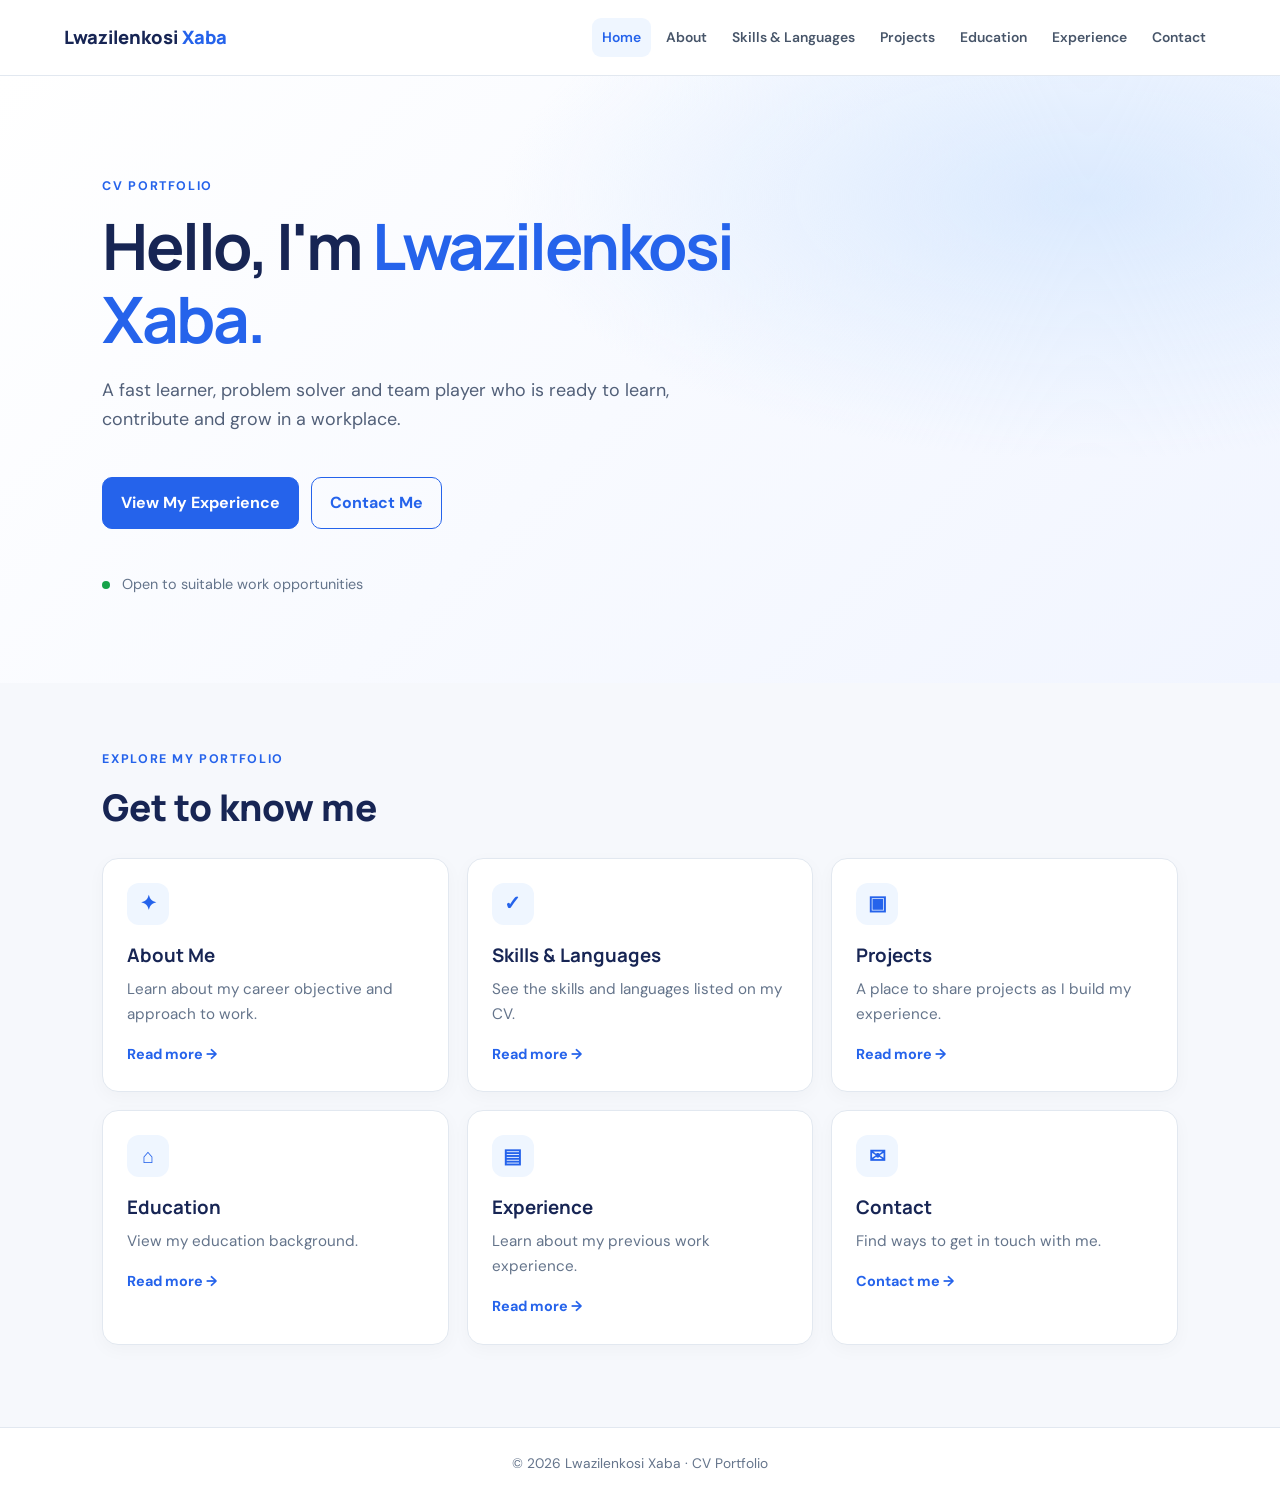
<file: index.html>
<!DOCTYPE html>
<html lang="en">
<head>
  <meta charset="UTF-8">
  <meta name="viewport" content="width=device-width, initial-scale=1.0">
  <meta name="description" content="Lwazilenkosi Xaba's CV portfolio">
  <title>Lwazilenkosi Xaba | Portfolio</title>
  <link rel="stylesheet" href="style.css">
  <script src="script.js" defer></script>
</head>
<body>
  <header class="site-header">
    <a class="brand" href="index.html">Lwazilenkosi <span>Xaba</span></a>
    <button class="menu-toggle" aria-label="Toggle navigation" aria-expanded="false">☰</button>
    <nav class="nav-links" aria-label="Main navigation">
      <a class="active" href="index.html">Home</a>
      <a href="about.html">About</a>
      <a href="skills.html">Skills &amp; Languages</a>
      <a href="projects.html">Projects</a>
      <a href="education.html">Education</a>
      <a href="experience.html">Experience</a>
      <a href="contact.html">Contact</a>
    </nav>
  </header>
  <main>
    <section class="hero">
      <p class="eyebrow">CV PORTFOLIO</p>
      <h1>Hello, I'm <span>Lwazilenkosi Xaba.</span></h1>
      <p class="hero-copy">A fast learner, problem solver and team player who is ready to learn, contribute and grow in a workplace.</p>
      <div class="hero-actions">
        <a class="button" href="experience.html">View My Experience</a>
        <a class="button button-outline" href="contact.html">Contact Me</a>
      </div>
      <div class="hero-note"><span class="dot"></span> Open to suitable work opportunities</div>
    </section>
    <section class="section">
      <p class="eyebrow">EXPLORE MY PORTFOLIO</p>
      <h2>Get to know me</h2>
      <div class="card-grid">
        <a class="card" href="about.html"><span class="card-icon">✦</span><h3>About Me</h3><p>Learn about my career objective and approach to work.</p><span class="card-link">Read more →</span></a>
        <a class="card" href="skills.html"><span class="card-icon">✓</span><h3>Skills &amp; Languages</h3><p>See the skills and languages listed on my CV.</p><span class="card-link">Read more →</span></a>
        <a class="card" href="projects.html"><span class="card-icon">▣</span><h3>Projects</h3><p>A place to share projects as I build my experience.</p><span class="card-link">Read more →</span></a>
        <a class="card" href="education.html"><span class="card-icon">⌂</span><h3>Education</h3><p>View my education background.</p><span class="card-link">Read more →</span></a>
        <a class="card" href="experience.html"><span class="card-icon">▤</span><h3>Experience</h3><p>Learn about my previous work experience.</p><span class="card-link">Read more →</span></a>
        <a class="card" href="contact.html"><span class="card-icon">✉</span><h3>Contact</h3><p>Find ways to get in touch with me.</p><span class="card-link">Contact me →</span></a>
      </div>
    </section>
  </main>
  <footer><p>© <span class="year"></span> Lwazilenkosi Xaba · CV Portfolio</p></footer>
</body>
</html>
</file>
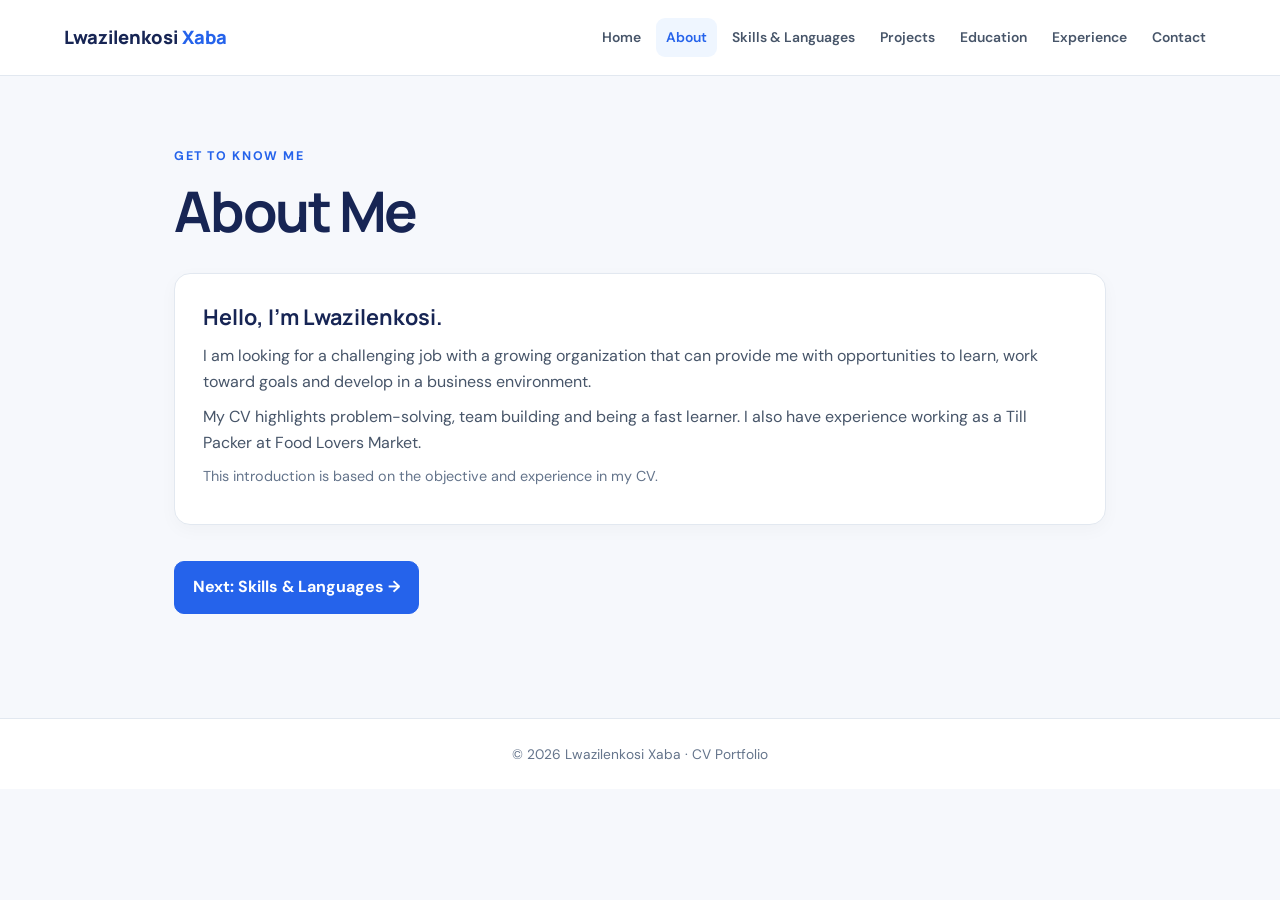
<file: about.html>
<!DOCTYPE html>
<html lang="en"><head><meta charset="UTF-8"><meta name="viewport" content="width=device-width, initial-scale=1.0"><title>About | Lwazilenkosi Xaba</title><link rel="stylesheet" href="style.css"><script src="script.js" defer></script></head>
<body>
<header class="site-header"><a class="brand" href="index.html">Lwazilenkosi <span>Xaba</span></a><button class="menu-toggle" aria-label="Toggle navigation" aria-expanded="false">☰</button><nav class="nav-links" aria-label="Main navigation"><a href="index.html">Home</a><a class="active" href="about.html">About</a><a href="skills.html">Skills &amp; Languages</a><a href="projects.html">Projects</a><a href="education.html">Education</a><a href="experience.html">Experience</a><a href="contact.html">Contact</a></nav></header>
<main class="page-main"><p class="eyebrow">GET TO KNOW ME</p><h1>About Me</h1><div class="content-panel"><h2>Hello, I'm Lwazilenkosi.</h2><p>I am looking for a challenging job with a growing organization that can provide me with opportunities to learn, work toward goals and develop in a business environment.</p><p>My CV highlights problem-solving, team building and being a fast learner. I also have experience working as a Till Packer at Food Lovers Market.</p><p class="muted">This introduction is based on the objective and experience in my CV.</p></div><a class="button" href="skills.html">Next: Skills &amp; Languages →</a></main>
<footer><p>© <span class="year"></span> Lwazilenkosi Xaba · CV Portfolio</p></footer></body></html>
</file>
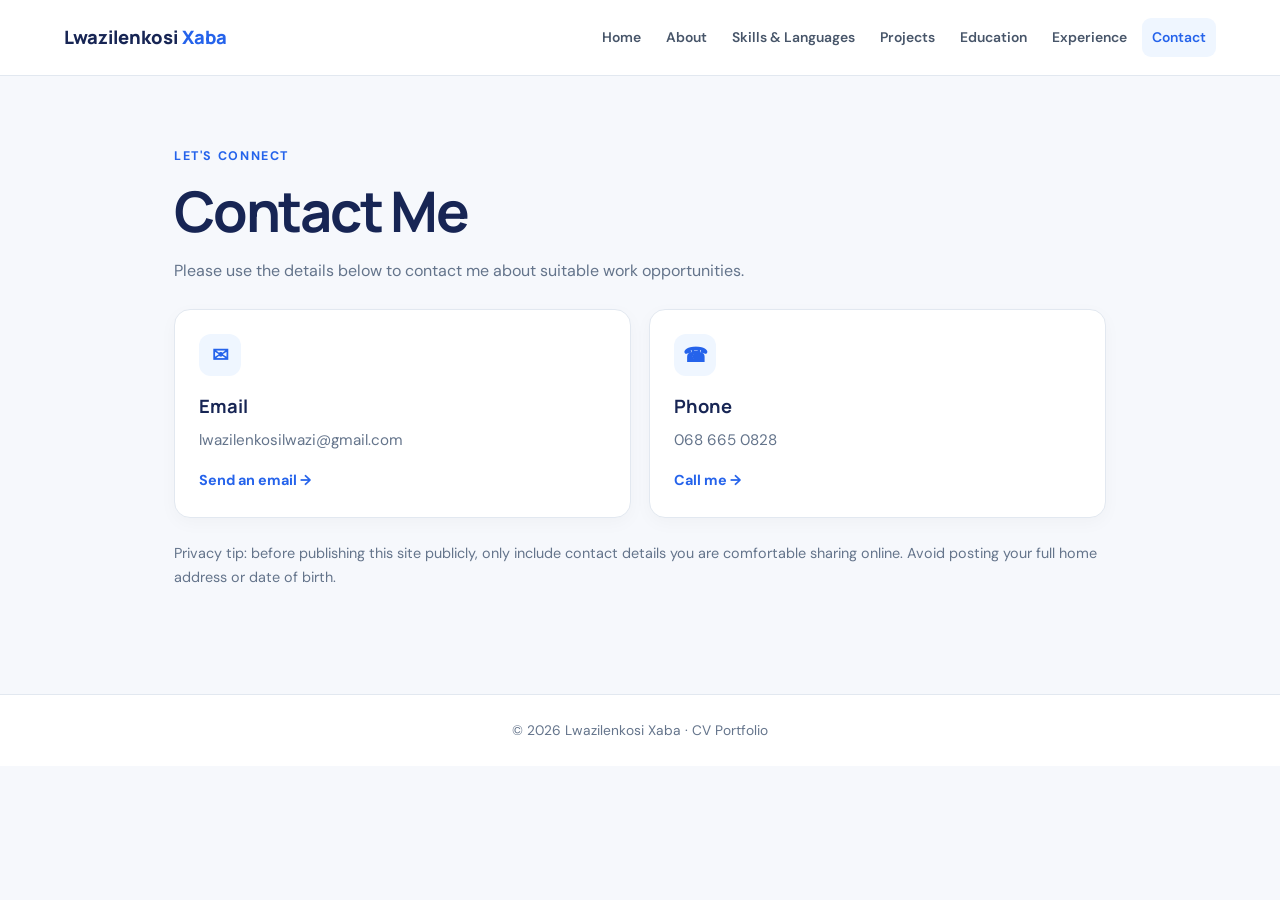
<file: contact.html>
<!DOCTYPE html>
<html lang="en"><head><meta charset="UTF-8"><meta name="viewport" content="width=device-width, initial-scale=1.0"><title>Contact | Lwazilenkosi Xaba</title><link rel="stylesheet" href="style.css"><script src="script.js" defer></script></head>
<body>
<header class="site-header"><a class="brand" href="index.html">Lwazilenkosi <span>Xaba</span></a><button class="menu-toggle" aria-label="Toggle navigation" aria-expanded="false">☰</button><nav class="nav-links" aria-label="Main navigation"><a href="index.html">Home</a><a href="about.html">About</a><a href="skills.html">Skills &amp; Languages</a><a href="projects.html">Projects</a><a href="education.html">Education</a><a href="experience.html">Experience</a><a class="active" href="contact.html">Contact</a></nav></header>
<main class="page-main"><p class="eyebrow">LET'S CONNECT</p><h1>Contact Me</h1><p class="page-intro">Please use the details below to contact me about suitable work opportunities.</p><div class="contact-grid"><a class="contact-card" href="mailto:lwazilenkosilwazi@gmail.com"><span class="card-icon">✉</span><h2>Email</h2><p>lwazilenkosilwazi@gmail.com</p><span class="card-link">Send an email →</span></a><a class="contact-card" href="tel:0686650828"><span class="card-icon">☎</span><h2>Phone</h2><p>068 665 0828</p><span class="card-link">Call me →</span></a></div><p class="muted privacy-note">Privacy tip: before publishing this site publicly, only include contact details you are comfortable sharing online. Avoid posting your full home address or date of birth.</p></main>
<footer><p>© <span class="year"></span> Lwazilenkosi Xaba · CV Portfolio</p></footer></body></html>
</file>
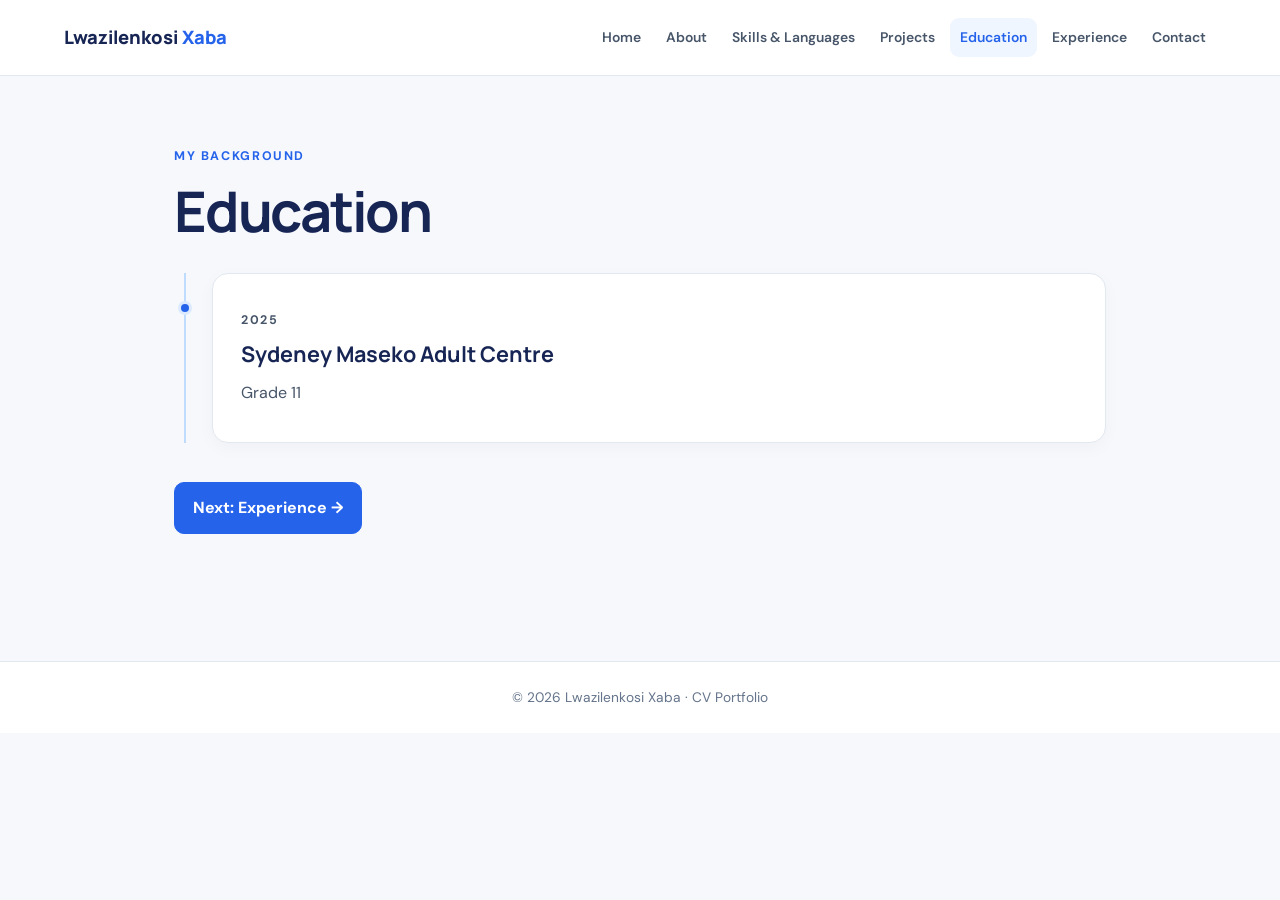
<file: education.html>
<!DOCTYPE html>
<html lang="en"><head><meta charset="UTF-8"><meta name="viewport" content="width=device-width, initial-scale=1.0"><title>Education | Lwazilenkosi Xaba</title><link rel="stylesheet" href="style.css"><script src="script.js" defer></script></head>
<body>
<header class="site-header"><a class="brand" href="index.html">Lwazilenkosi <span>Xaba</span></a><button class="menu-toggle" aria-label="Toggle navigation" aria-expanded="false">☰</button><nav class="nav-links" aria-label="Main navigation"><a href="index.html">Home</a><a href="about.html">About</a><a href="skills.html">Skills &amp; Languages</a><a href="projects.html">Projects</a><a class="active" href="education.html">Education</a><a href="experience.html">Experience</a><a href="contact.html">Contact</a></nav></header>
<main class="page-main"><p class="eyebrow">MY BACKGROUND</p><h1>Education</h1><div class="timeline"><article class="timeline-item"><span class="timeline-dot"></span><div class="content-panel"><p class="eyebrow">2025</p><h2>Sydeney Maseko Adult Centre</h2><p>Grade 11</p></div></article></div><a class="button" href="experience.html">Next: Experience →</a></main>
<footer><p>© <span class="year"></span> Lwazilenkosi Xaba · CV Portfolio</p></footer></body></html>
</file>
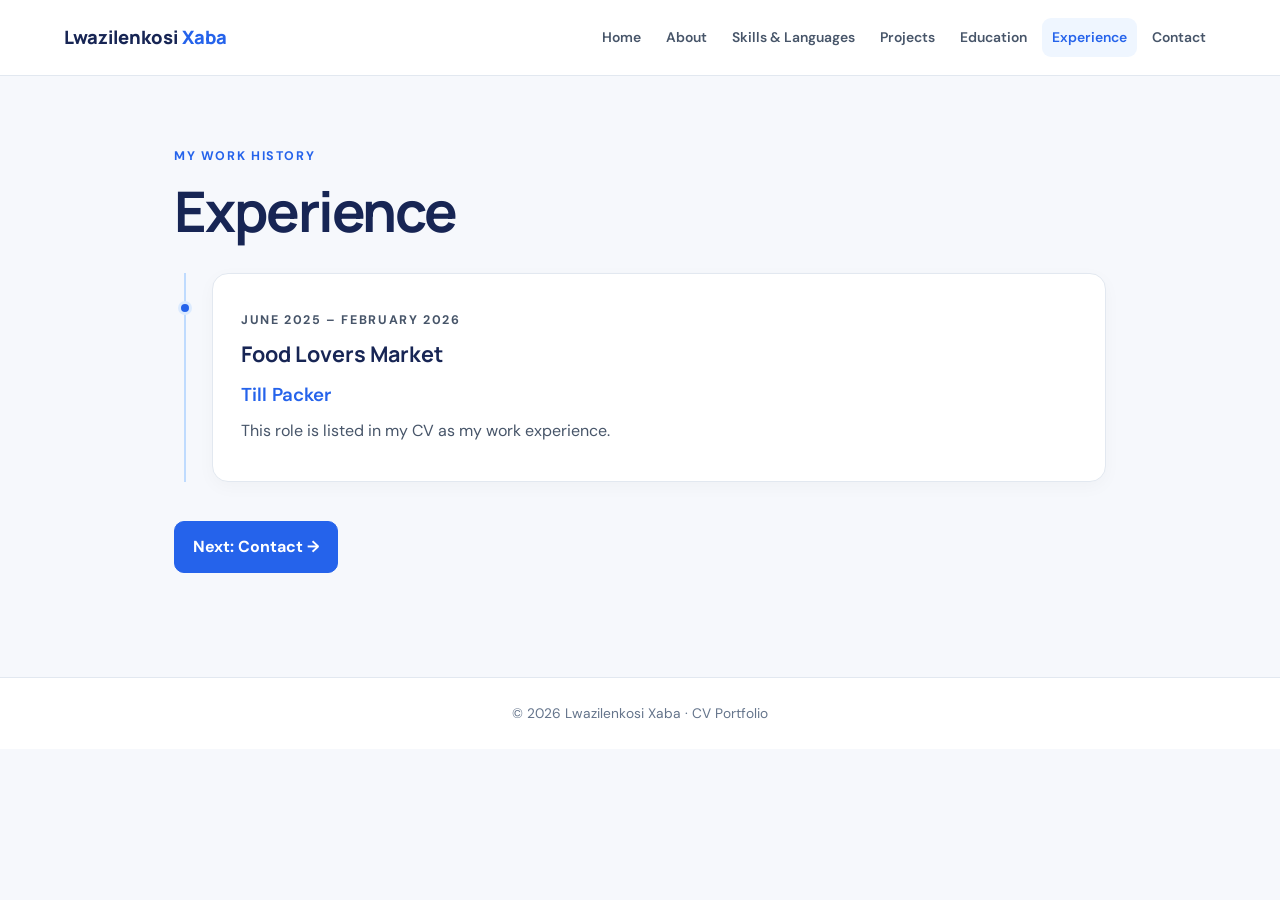
<file: experience.html>
<!DOCTYPE html>
<html lang="en"><head><meta charset="UTF-8"><meta name="viewport" content="width=device-width, initial-scale=1.0"><title>Experience | Lwazilenkosi Xaba</title><link rel="stylesheet" href="style.css"><script src="script.js" defer></script></head>
<body>
<header class="site-header"><a class="brand" href="index.html">Lwazilenkosi <span>Xaba</span></a><button class="menu-toggle" aria-label="Toggle navigation" aria-expanded="false">☰</button><nav class="nav-links" aria-label="Main navigation"><a href="index.html">Home</a><a href="about.html">About</a><a href="skills.html">Skills &amp; Languages</a><a href="projects.html">Projects</a><a href="education.html">Education</a><a class="active" href="experience.html">Experience</a><a href="contact.html">Contact</a></nav></header>
<main class="page-main"><p class="eyebrow">MY WORK HISTORY</p><h1>Experience</h1><div class="timeline"><article class="timeline-item"><span class="timeline-dot"></span><div class="content-panel"><p class="eyebrow">June 2025 – February 2026</p><h2>Food Lovers Market</h2><h3 class="role">Till Packer</h3><p>This role is listed in my CV as my work experience.</p></div></article></div><a class="button" href="contact.html">Next: Contact →</a></main>
<footer><p>© <span class="year"></span> Lwazilenkosi Xaba · CV Portfolio</p></footer></body></html>
</file>
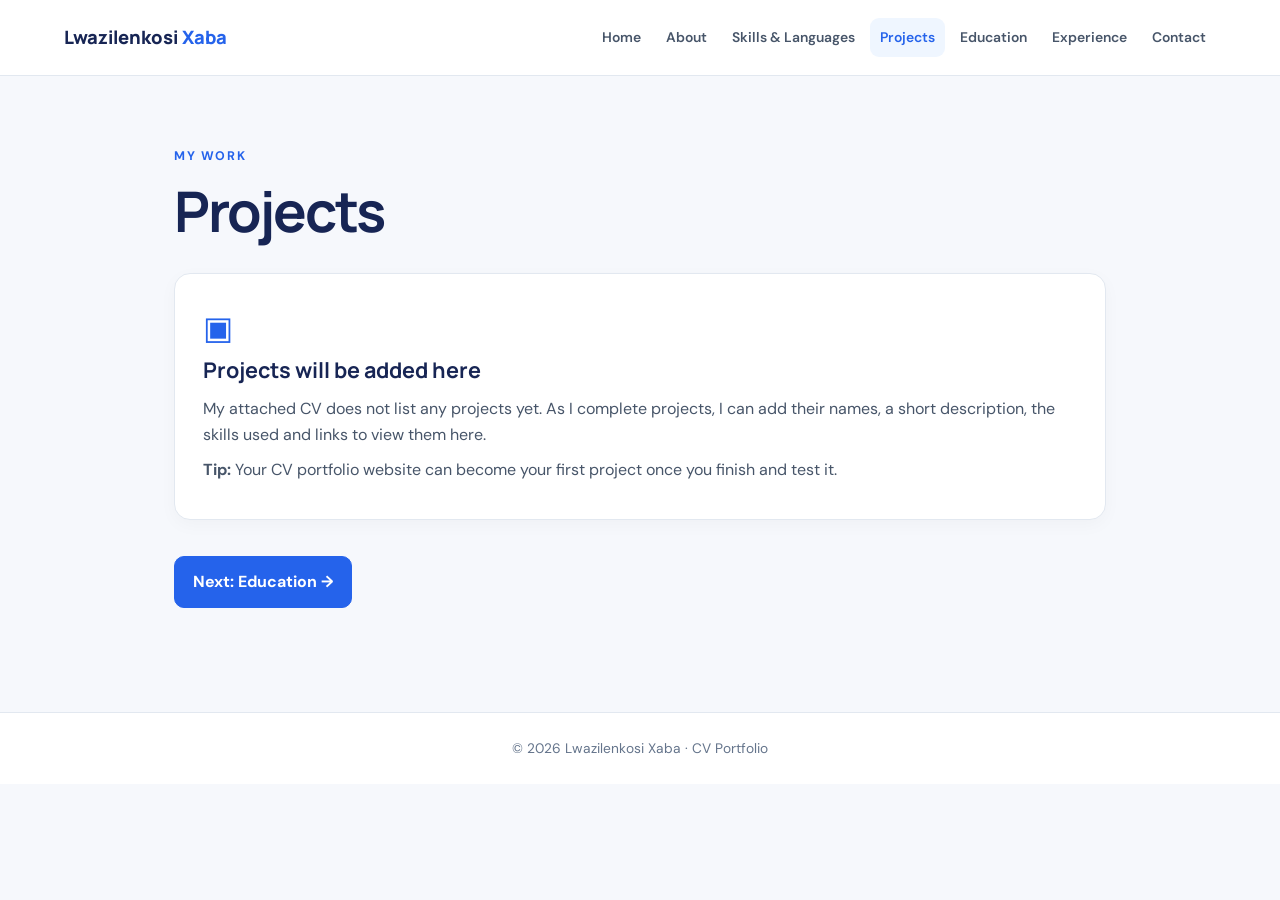
<file: projects.html>
<!DOCTYPE html>
<html lang="en"><head><meta charset="UTF-8"><meta name="viewport" content="width=device-width, initial-scale=1.0"><title>Projects | Lwazilenkosi Xaba</title><link rel="stylesheet" href="style.css"><script src="script.js" defer></script></head>
<body>
<header class="site-header"><a class="brand" href="index.html">Lwazilenkosi <span>Xaba</span></a><button class="menu-toggle" aria-label="Toggle navigation" aria-expanded="false">☰</button><nav class="nav-links" aria-label="Main navigation"><a href="index.html">Home</a><a href="about.html">About</a><a href="skills.html">Skills &amp; Languages</a><a class="active" href="projects.html">Projects</a><a href="education.html">Education</a><a href="experience.html">Experience</a><a href="contact.html">Contact</a></nav></header>
<main class="page-main"><p class="eyebrow">MY WORK</p><h1>Projects</h1><div class="content-panel"><span class="large-icon">▣</span><h2>Projects will be added here</h2><p>My attached CV does not list any projects yet. As I complete projects, I can add their names, a short description, the skills used and links to view them here.</p><p><strong>Tip:</strong> Your CV portfolio website can become your first project once you finish and test it.</p></div><a class="button" href="education.html">Next: Education →</a></main>
<footer><p>© <span class="year"></span> Lwazilenkosi Xaba · CV Portfolio</p></footer></body></html>
</file>
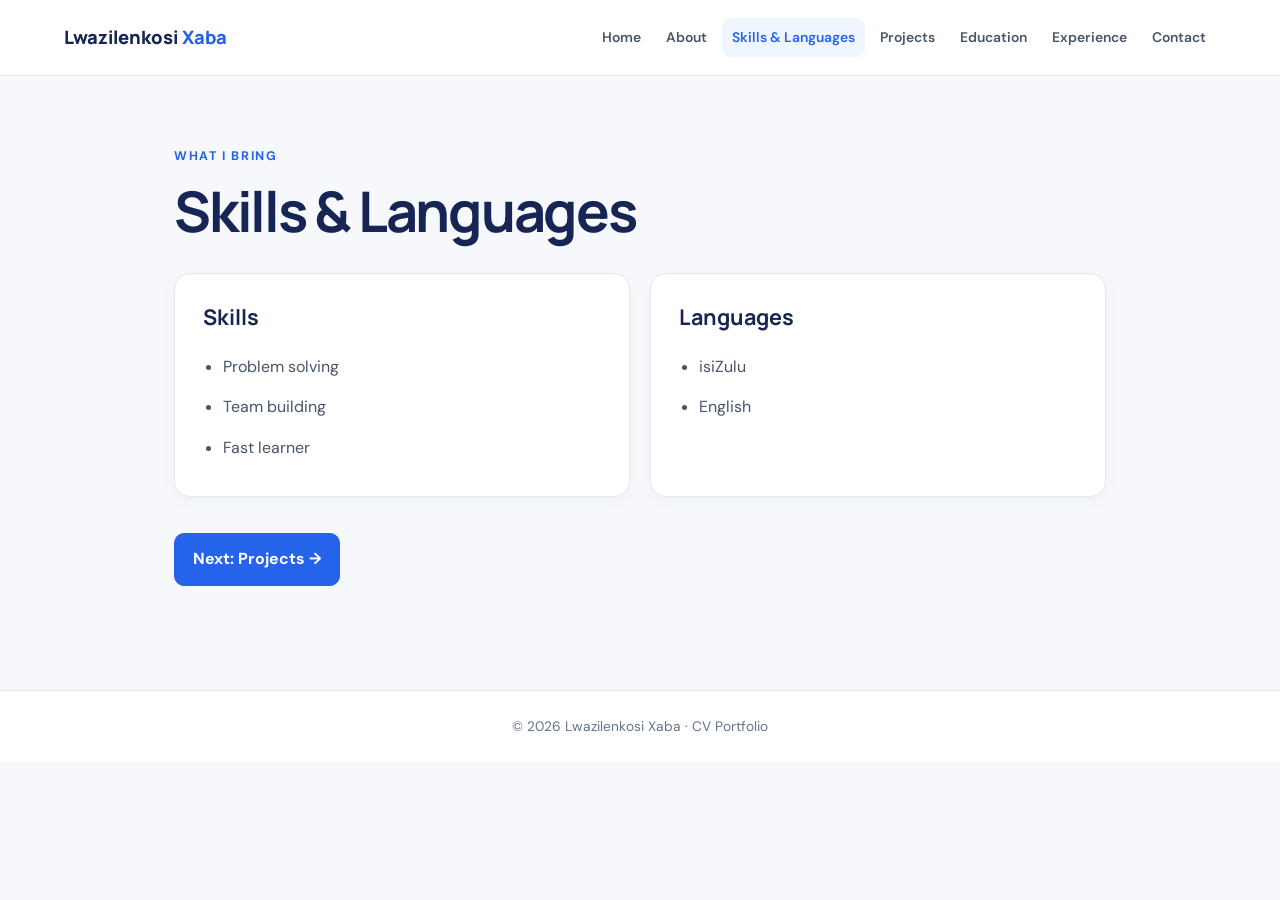
<file: skills.html>
<!DOCTYPE html>
<html lang="en"><head><meta charset="UTF-8"><meta name="viewport" content="width=device-width, initial-scale=1.0"><title>Skills & Languages | Lwazilenkosi Xaba</title><link rel="stylesheet" href="style.css"><script src="script.js" defer></script></head>
<body>
<header class="site-header"><a class="brand" href="index.html">Lwazilenkosi <span>Xaba</span></a><button class="menu-toggle" aria-label="Toggle navigation" aria-expanded="false">☰</button><nav class="nav-links" aria-label="Main navigation"><a href="index.html">Home</a><a href="about.html">About</a><a class="active" href="skills.html">Skills &amp; Languages</a><a href="projects.html">Projects</a><a href="education.html">Education</a><a href="experience.html">Experience</a><a href="contact.html">Contact</a></nav></header>
<main class="page-main"><p class="eyebrow">WHAT I BRING</p><h1>Skills &amp; Languages</h1><div class="two-column"><section class="content-panel"><h2>Skills</h2><ul class="feature-list"><li>Problem solving</li><li>Team building</li><li>Fast learner</li></ul></section><section class="content-panel"><h2>Languages</h2><ul class="feature-list"><li>isiZulu</li><li>English</li></ul></section></div><a class="button" href="projects.html">Next: Projects →</a></main>
<footer><p>© <span class="year"></span> Lwazilenkosi Xaba · CV Portfolio</p></footer></body></html>
</file>
<file: style.css>
@import url('https://fonts.googleapis.com/css2?family=DM+Sans:wght@400;500;600;700&family=Manrope:wght@500;600;700;800&display=swap');
:root{--navy:#172554;--blue:#2563eb;--blue-dark:#1d4ed8;--ink:#172033;--muted:#64748b;--paper:#f6f8fc;--line:#e2e8f0;--white:#fff}
*{box-sizing:border-box}html{scroll-behavior:smooth}body{margin:0;background:var(--paper);color:var(--ink);font-family:'DM Sans',Arial,sans-serif;line-height:1.65}a{color:inherit;text-decoration:none}.site-header{background:var(--white);border-bottom:1px solid var(--line);min-height:76px;padding:16px max(5vw,20px);display:flex;align-items:center;justify-content:space-between;gap:24px;position:sticky;top:0;z-index:10}.brand{font-family:Manrope,sans-serif;font-weight:800;font-size:1.15rem;white-space:nowrap;color:var(--navy)}.brand span{color:var(--blue)}.nav-links{display:flex;align-items:center;gap:5px;flex-wrap:wrap}.nav-links a{font-size:.87rem;font-weight:600;color:#475569;padding:8px 10px;border-radius:9px;transition:.2s}.nav-links a:hover,.nav-links a.active{background:#eff6ff;color:var(--blue)}.menu-toggle{display:none;background:transparent;border:1px solid var(--line);border-radius:9px;padding:7px 11px;font-size:1.25rem}.hero{padding:100px 8vw 86px;background:radial-gradient(ellipse at 85% 20%,#dbeafe 0,transparent 38%),linear-gradient(135deg,#fff 0%,#f1f5ff 100%);min-height:440px}.eyebrow{color:var(--blue);font-weight:700;font-size:.78rem;letter-spacing:.13em;text-transform:uppercase;margin:0 0 12px}.hero h1,.page-main h1{font-family:Manrope,sans-serif;line-height:1.15;letter-spacing:-.04em}.hero h1{font-size:clamp(2.4rem,5vw,4.4rem);max-width:800px;margin:0 0 20px;color:var(--navy)}.hero h1 span{color:var(--blue)}.hero-copy{max-width:620px;font-size:1.12rem;color:#526079}.hero-actions{display:flex;gap:12px;flex-wrap:wrap;margin-top:28px}.button{display:inline-block;border:1px solid var(--blue);background:var(--blue);color:#fff;font-weight:700;border-radius:10px;padding:12px 18px;margin:14px 0;transition:.2s}.button:hover{background:var(--blue-dark);transform:translateY(-1px)}.button-outline{background:transparent;color:var(--blue)}.button-outline:hover{background:#eff6ff}.hero-note{margin-top:30px;color:var(--muted);font-size:.9rem}.dot{display:inline-block;width:8px;height:8px;border-radius:50%;background:#16a34a;margin-right:8px}.section{padding:66px 8vw 82px}.section h2,.page-main h1{color:var(--navy)}.section h2{font:800 clamp(1.7rem,3vw,2.3rem) Manrope,sans-serif;margin:0 0 26px}.card-grid{display:grid;grid-template-columns:repeat(3,minmax(0,1fr));gap:18px}.card,.contact-card{display:block;background:var(--white);border:1px solid var(--line);border-radius:16px;padding:24px;box-shadow:0 5px 18px #0f172a08;transition:transform .2s,border-color .2s}.card:hover,.contact-card:hover{transform:translateY(-4px);border-color:#93c5fd}.card-icon{display:inline-grid;place-items:center;background:#eff6ff;color:var(--blue);width:42px;height:42px;border-radius:12px;font-size:1.25rem;font-weight:700}.card h3,.contact-card h2{font-family:Manrope,sans-serif;color:var(--navy);margin:15px 0 6px}.card p,.contact-card p{color:var(--muted);font-size:.95rem;margin:0 0 14px;overflow-wrap:anywhere}.card-link{color:var(--blue);font-weight:700;font-size:.9rem}.page-main{max-width:980px;min-height:65vh;margin:0 auto;padding:70px 24px 90px}.page-main h1{font-size:clamp(2.2rem,5vw,3.5rem);margin:0 0 30px}.page-intro{color:var(--muted);max-width:650px;margin-top:-15px;margin-bottom:25px}.content-panel{background:#fff;border:1px solid var(--line);border-radius:16px;padding:28px;margin:0 0 22px;box-shadow:0 5px 18px #0f172a08}.content-panel h2{font:700 1.35rem Manrope,sans-serif;color:var(--navy);margin:0 0 12px}.content-panel p{margin:8px 0;color:#475569}.muted{color:var(--muted)!important;font-size:.9rem}.two-column{display:grid;grid-template-columns:1fr 1fr;gap:20px}.feature-list{padding-left:20px;margin-bottom:0}.feature-list li{padding:7px 0;color:#475569}.timeline{border-left:2px solid #bfdbfe;margin:10px 0 25px 10px;padding-left:26px}.timeline-item{position:relative}.timeline-dot{position:absolute;left:-34px;top:28px;width:14px;height:14px;border-radius:50%;background:var(--blue);border:3px solid #dbeafe}.timeline-item .content-panel{margin-bottom:20px}.role{color:var(--blue);font-weight:600;margin:0}.large-icon{font-size:2rem;color:var(--blue)}.contact-grid{display:grid;grid-template-columns:1fr 1fr;gap:18px}.contact-card h2{font-size:1.15rem}.privacy-note{margin-top:24px}footer{padding:24px;text-align:center;color:var(--muted);font-size:.86rem;border-top:1px solid var(--line);background:#fff}footer p{margin:0}
@media(max-width:1050px){.site-header{align-items:flex-start}.nav-links{justify-content:flex-end}.nav-links a{font-size:.82rem;padding:7px}}@media(max-width:760px){.site-header{align-items:center;flex-wrap:wrap}.menu-toggle{display:block}.nav-links{display:none;flex-basis:100%;flex-direction:column;align-items:stretch;gap:2px;padding-top:8px}.nav-links.open{display:flex}.nav-links a{padding:10px 12px}.hero{padding:70px 7vw 60px;min-height:0}.section{padding:48px 6vw 60px}.card-grid{grid-template-columns:1fr 1fr}.two-column,.contact-grid{grid-template-columns:1fr}.page-main{padding:50px 20px 65px}}@media(max-width:480px){.card-grid{grid-template-columns:1fr}.hero h1{font-size:2.45rem}.content-panel{padding:22px}.brand{font-size:1rem}}
</file>
